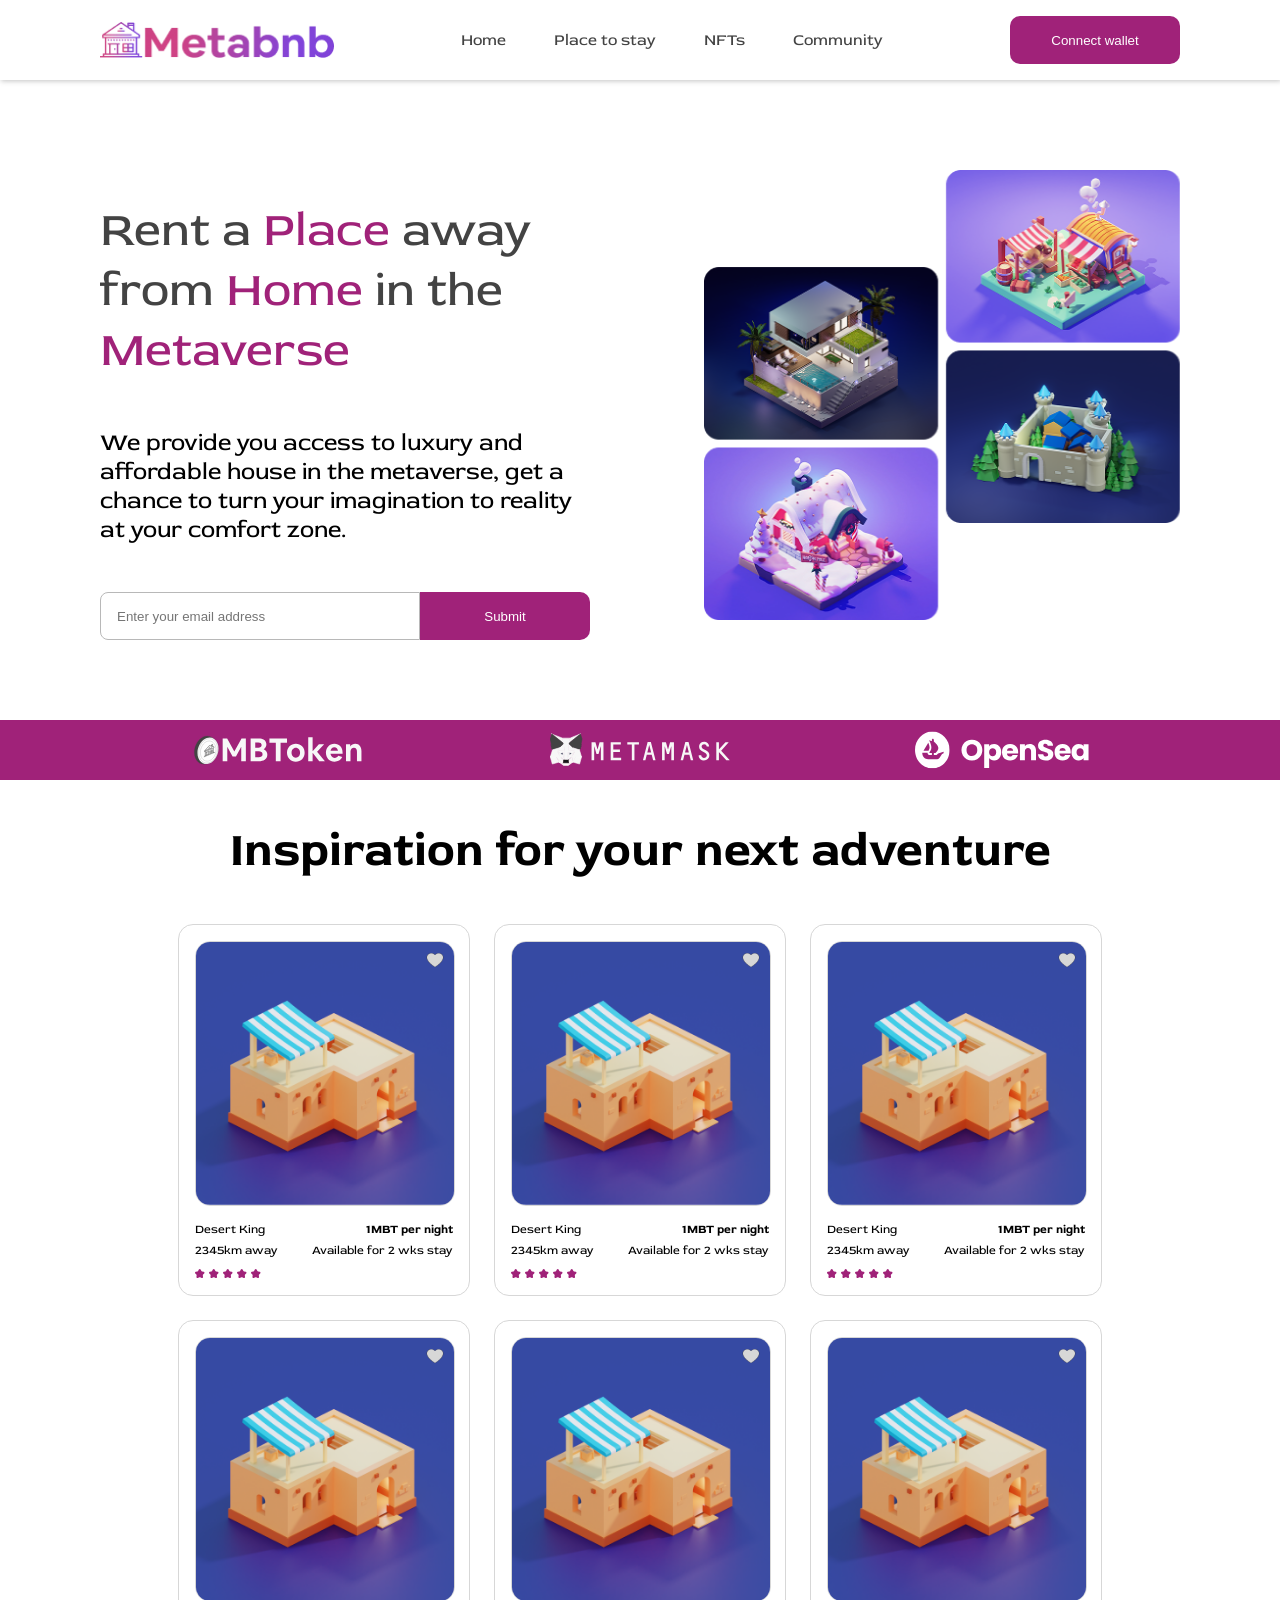
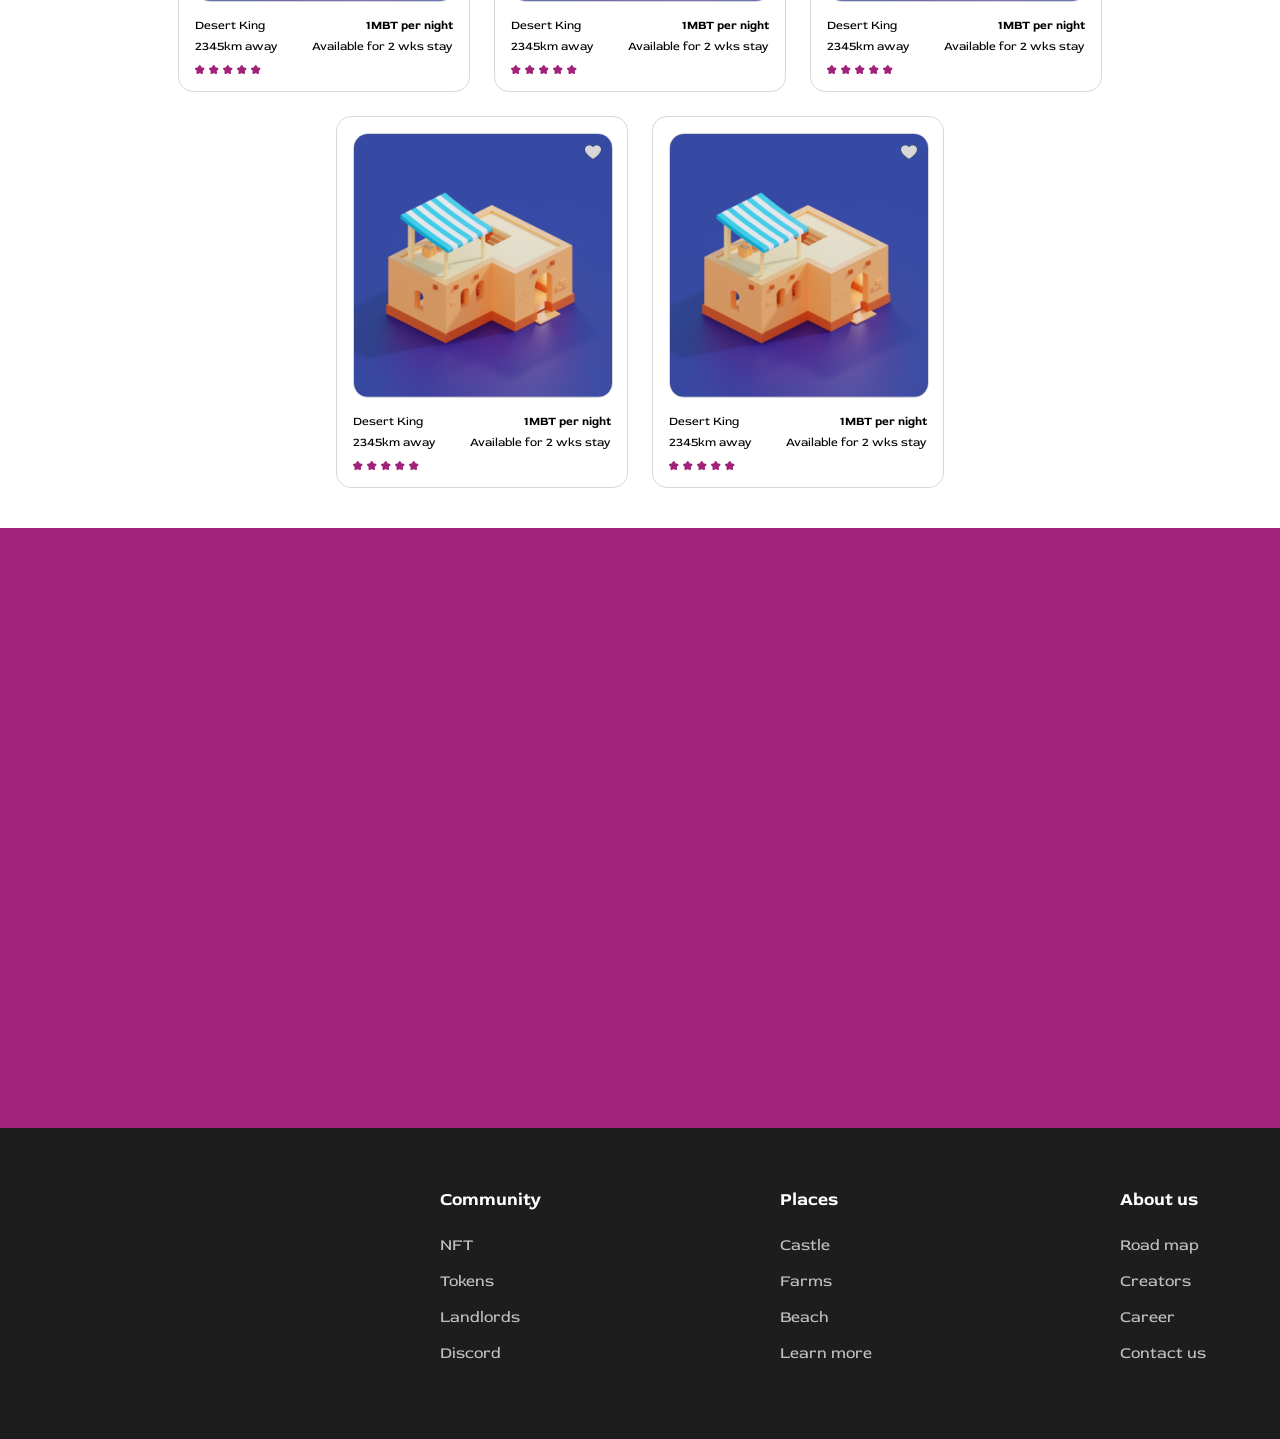
<file: index.html>
a<!doctype html>
<html lang="en">
  <head>
    <meta charset="UTF-8" />
    <meta name="viewport" content="width=device-width, initial-scale=1.0" />
    <link
      rel="icon"
      type="image/png"
      href="./assets/favicon/favicon-96x96.png"
      sizes="96x96"
    />
    <link rel="icon" type="image/svg+xml" href="./assets/favicon/favicon.svg" />
    <link rel="shortcut icon" href="./assets/favicon/favicon.ico" />
    <link
      rel="apple-touch-icon"
      sizes="180x180"
      href="./assets/favicon/apple-touch-icon.png"
    />
    <link rel="manifest" href="./assets/favicon/web-app-manifest-192x192.png" />
    <title>Meta bnb</title>
    <link href="https://unpkg.com/aos@2.3.1/dist/aos.css" rel="stylesheet" />
    <link rel="stylesheet" href="./styles.css" />
  </head>
  <body>
    <nav class="nav-wrapper">
      <a data-aos="fade-right" data-aos-duration="800" href="/">
        <img class="nav-logo-img" src="./assets/images/logo.png" alt="logo" />
      </a>

      <ul>
        <li><a href="/">Home</a></li>
        <li><a href="/places.html">Place to stay</a></li>
        <li><a href="/nft.html">NFTs</a></li>
        <li><a href="/community.html">Community</a></li>
      </ul>

      <button
        data-aos="fade-left"
        data-aos-duration="800"
        class="connect-button"
      >
        Connect wallet
      </button>
      <img
        src="./assets/images/menu-icon.png"
        alt="menu icon"
        class="nav-menu-icon"
      />
    </nav>

    <main>
      <!-- hero section -->
      <section class="hero-section">
        <div class="hero-left" data-aos="fade-right" data-aos-duration="600">
          <h1>
            Rent a <span class="purple-text">Place</span> away from
            <span class="purple-text">Home</span> in the
            <span class="purple-text">Metaverse</span>
          </h1>

          <p>
            We provide you access to luxury and affordable house in the
            metaverse, get a chance to turn your imagination to reality at your
            comfort zone.
          </p>

          <form>
            <input
              class="hero-input"
              type="email"
              placeholder="Enter your email address"
            />
            <button class="submit" type="submit">Submit</button>
          </form>
        </div>

        <div class="hero-right" data-aos="fade-left" data-aos-duration="600">
          <img src="./assets/images/hero-image.png" alt="hero image" />
        </div>
      </section>

      <!-- SECTION LOGOS -->

      <section class="section-logo">
        <img src="./assets/images/mbtokenlogo.svg" alt="" />

        <img src="./assets/images/metamasklogo.svg" alt="" />

        <img src="./assets/images/opensealogo.svg" alt="" />
      </section>

      <!-- section nft display -->

      <section class="nft-display">
        <h3>Inspiration for your next adventure</h3>
      

       
        <div class="cards-wrapper">
          <div class="nft-card">
            <div class="card-img-wrapper">
              <img
                src="./assets/images/nftimg1.png"
                alt="nft image"
                class="main-card-img"
              />
              <img
                src="./assets/images/hearticon.png"
                alt=" heart icon"
                class="heart-icon"
              />
            </div>

            <div class="first-card-text">
              <span>Desert King</span>
              <span class="nightrate">1MBT per night</span>
            </div>

            <div class="second-card-text">
              <span>2345km away</span>
              <span>Available for 2 wks stay</span>
            </div>

            <div class="ratings-wrapper">
              <img src="./assets/images/ratingsstar.svg" alt="rating star" />
              <img src="./assets/images/ratingsstar.svg" alt="rating star" />
              <img src="./assets/images/ratingsstar.svg" alt="rating star" />
              <img src="./assets/images/ratingsstar.svg" alt="rating star" />
              <img src="./assets/images/ratingsstar.svg" alt="rating star" />
            </div>
          </div>

          <div class="nft-card">
            <div class="card-img-wrapper">
              <img
                src="./assets/images/nftimg1.png"
                alt="nft image"
                class="main-card-img"
              />
              <img
                src="./assets/images/hearticon.png"
                alt=" heart icon"
                class="heart-icon"
              />
            </div>

            <div class="first-card-text">
              <span>Desert King</span>
              <span class="nightrate">1MBT per night</span>
            </div>

            <div class="second-card-text">
              <span>2345km away</span>
              <span>Available for 2 wks stay</span>
            </div>

            <div class="ratings-wrapper">
              <img src="./assets/images/ratingsstar.svg" alt="rating star" />
              <img src="./assets/images/ratingsstar.svg" alt="rating star" />
              <img src="./assets/images/ratingsstar.svg" alt="rating star" />
              <img src="./assets/images/ratingsstar.svg" alt="rating star" />
              <img src="./assets/images/ratingsstar.svg" alt="rating star" />
            </div>
          </div>

          <div class="nft-card">
            <div class="card-img-wrapper">
              <img
                src="./assets/images/nftimg1.png"
                alt="nft image"
                class="main-card-img"
              />
              <img
                src="./assets/images/hearticon.png"
                alt=" heart icon"
                class="heart-icon"
              />
            </div>

            <div class="first-card-text">
              <span>Desert King</span>
              <span class="nightrate">1MBT per night</span>
            </div>

            <div class="second-card-text">
              <span>2345km away</span>
              <span>Available for 2 wks stay</span>
            </div>

            <div class="ratings-wrapper">
              <img src="./assets/images/ratingsstar.svg" alt="rating star" />
              <img src="./assets/images/ratingsstar.svg" alt="rating star" />
              <img src="./assets/images/ratingsstar.svg" alt="rating star" />
              <img src="./assets/images/ratingsstar.svg" alt="rating star" />
              <img src="./assets/images/ratingsstar.svg" alt="rating star" />
            </div>
          </div>

          <div class="nft-card">
            <div class="card-img-wrapper">
              <img
                src="./assets/images/nftimg1.png"
                alt="nft image"
                class="main-card-img"
              />
              <img
                src="./assets/images/hearticon.png"
                alt=" heart icon"
                class="heart-icon"
              />
            </div>

            <div class="first-card-text">
              <span>Desert King</span>
              <span class="nightrate">1MBT per night</span>
            </div>

            <div class="second-card-text">
              <span>2345km away</span>
              <span>Available for 2 wks stay</span>
            </div>

            <div class="ratings-wrapper">
              <img src="./assets/images/ratingsstar.svg" alt="rating star" />
              <img src="./assets/images/ratingsstar.svg" alt="rating star" />
              <img src="./assets/images/ratingsstar.svg" alt="rating star" />
              <img src="./assets/images/ratingsstar.svg" alt="rating star" />
              <img src="./assets/images/ratingsstar.svg" alt="rating star" />
            </div>
          </div>

          <div class="nft-card">
            <div class="card-img-wrapper">
              <img
                src="./assets/images/nftimg1.png"
                alt="nft image"
                class="main-card-img"
              />
              <img
                src="./assets/images/hearticon.png"
                alt=" heart icon"
                class="heart-icon"
              />
            </div>

            <div class="first-card-text">
              <span>Desert King</span>
              <span class="nightrate">1MBT per night</span>
            </div>

            <div class="second-card-text">
              <span>2345km away</span>
              <span>Available for 2 wks stay</span>
            </div>

            <div class="ratings-wrapper">
              <img src="./assets/images/ratingsstar.svg" alt="rating star" />
              <img src="./assets/images/ratingsstar.svg" alt="rating star" />
              <img src="./assets/images/ratingsstar.svg" alt="rating star" />
              <img src="./assets/images/ratingsstar.svg" alt="rating star" />
              <img src="./assets/images/ratingsstar.svg" alt="rating star" />
            </div>
          </div>

          <div class="nft-card">
            <div class="card-img-wrapper">
              <img
                src="./assets/images/nftimg1.png"
                alt="nft image"
                class="main-card-img"
              />
              <img
                src="./assets/images/hearticon.png"
                alt=" heart icon"
                class="heart-icon"
              />
            </div>

            <div class="first-card-text">
              <span>Desert King</span>
              <span class="nightrate">1MBT per night</span>
            </div>

            <div class="second-card-text">
              <span>2345km away</span>
              <span>Available for 2 wks stay</span>
            </div>

            <div class="ratings-wrapper">
              <img src="./assets/images/ratingsstar.svg" alt="rating star" />
              <img src="./assets/images/ratingsstar.svg" alt="rating star" />
              <img src="./assets/images/ratingsstar.svg" alt="rating star" />
              <img src="./assets/images/ratingsstar.svg" alt="rating star" />
              <img src="./assets/images/ratingsstar.svg" alt="rating star" />
            </div>
          </div>

          <div class="nft-card">
            <div class="card-img-wrapper">
              <img
                src="./assets/images/nftimg1.png"
                alt="nft image"
                class="main-card-img"
              />
              <img
                src="./assets/images/hearticon.png"
                alt=" heart icon"
                class="heart-icon"
              />
            </div>

            <div class="first-card-text">
              <span>Desert King</span>
              <span class="nightrate">1MBT per night</span>
            </div>

            <div class="second-card-text">
              <span>2345km away</span>
              <span>Available for 2 wks stay</span>
            </div>

            <div class="ratings-wrapper">
              <img src="./assets/images/ratingsstar.svg" alt="rating star" />
              <img src="./assets/images/ratingsstar.svg" alt="rating star" />
              <img src="./assets/images/ratingsstar.svg" alt="rating star" />
              <img src="./assets/images/ratingsstar.svg" alt="rating star" />
              <img src="./assets/images/ratingsstar.svg" alt="rating star" />
            </div>
          </div>

          <div class="nft-card">
            <div class="card-img-wrapper">
              <img
                src="./assets/images/nftimg1.png"
                alt="nft image"
                class="main-card-img"
              />
              <img
                src="./assets/images/hearticon.png"
                alt=" heart icon"
                class="heart-icon"
              />
            </div>

            <div class="first-card-text">
              <span>Desert King</span>
              <span class="nightrate">1MBT per night</span>
            </div>

            <div class="second-card-text">
              <span>2345km away</span>
              <span>Available for 2 wks stay</span>
            </div>

            <div class="ratings-wrapper">
              <img src="./assets/images/ratingsstar.svg" alt="rating star" />
              <img src="./assets/images/ratingsstar.svg" alt="rating star" />
              <img src="./assets/images/ratingsstar.svg" alt="rating star" />
              <img src="./assets/images/ratingsstar.svg" alt="rating star" />
              <img src="./assets/images/ratingsstar.svg" alt="rating star" />
            </div>
          </div>
        </div>
      
      </section>

      <!-- section learn more -->

      <section class="learn-more-section">
        <div class="learn-more-left" data-aos="fade-right" data-aos-duration="900">
          <h3>Metabnb NFTs</h3>

          <p>
            Discover our nft gift cards collection. Loyal customers get amazing
            gift cards which are traded as nfts. These NFTs gives our customers
            access to load of our exclusive services.
          </p>

          <a href="/community.html" target="_blank">Learn more </a>
        </div>

        <div data-aos="fade-left" data-aos-duration="900" class="learn-more-right">
          <img src="./assets/images/nftcollection.png" alt="" />
        </div>
      </section>
    </main>

    <footer>
      <div data-aos="fade-right" data-aos-duration="900" class="divone">
        <a href="" target="_blank">
          <img src="./assets/images/logowhite.svg" alt="white logo" />
        </a>

        <div class="social-wrapper">
          <a href="" target="_blank">
            <img src="./assets/images/facebook.png" alt="facebook icon" />
          </a>

          <a href="" target="_blank">
            <img src="./assets/images/instagram.png" alt="facebook icon" />
          </a>

          <a href="" target="_blank">
            <img src="./assets/images/twitter.png" alt="facebook icon" />
          </a>
        </div>

        <div class="copyright-wrapper">
          <img src="./assets/images/copyright.png" alt="" />

          <span>2022 metabnb</span>
        </div>
      </div>

      <div class="divone">
        <h5>Community</h5>

        <ul>
          <li><a href="/nft.html" target="_blank">NFT</a></li>
          <li><a href="/token.html" target="_blank">Tokens</a></li>
          <li><a href="" target="_blank">Landlords</a></li>

          <li><a href="" target="_blank">Discord</a></li>
        </ul>
      </div>

      <div class="divone">
        <h5>Places</h5>

        <ul>
          <li><a href="/places.html" target="_blank">Castle</a></li>
          <li><a href="/places.html" target="_blank">Farms</a></li>
          <li><a href="/places.html" target="_blank">Beach</a></li>

          <li><a href="./community.html" target="_blank">Learn more</a></li>
        </ul>
      </div>

      <div class="divone">

        <h5>About us</h5>

        <ul>
            <li><a href="" target="_blank">Road map</a></li>
            <li><a href="" target="_blank">Creators</a></li>
            <li><a href="" target="_blank">Career</a></li>

            <li><a href="" target="_blank">Contact us</a></li>
        </ul>
      </div>
    </footer>

    <script src="https://unpkg.com/aos@2.3.1/dist/aos.js"></script>
    <script>
      AOS.init();
    </script>
  </body>
</html>
</file>
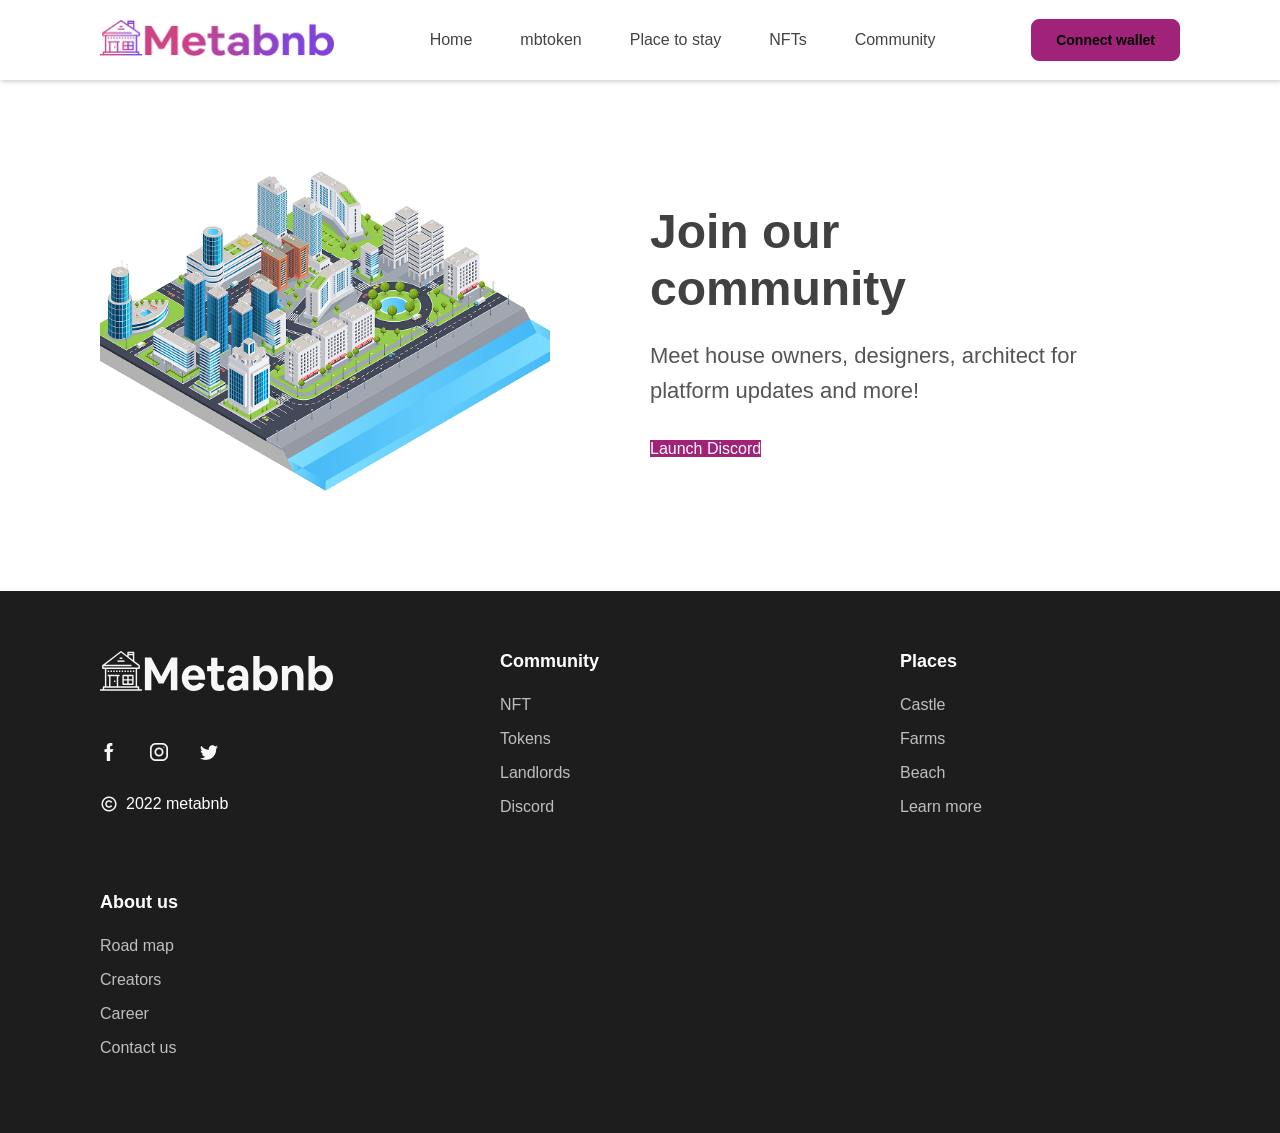
<file: community.html>
<!DOCTYPE html>
<html lang="en">
<head>
    <meta charset="UTF-8">
    <meta name="viewport" content="width=device-width, initial-scale=1.0">
    <link rel="icon" type="image/png" href="./assets/favicon/favicon-96x96.png" sizes="96x96" />
<link rel="icon" type="image/svg+xml" href="./assets/favicon/favicon.svg" />
<link rel="shortcut icon" href="./assets/favicon/favicon.ico" />
<link rel="apple-touch-icon" sizes="180x180" href="./assets/favicon/apple-touch-icon.png" />
<link rel="manifest" href="./assets/favicon/web-app-manifest-192x192.png" />
    <title>Meta bnb</title>
    <link href="https://unpkg.com/aos@2.3.1/dist/aos.css" rel="stylesheet">
    <link rel="stylesheet" href="./community.css"/>
</head>
<body>

    <nav class="nav-wrapper">
        <a data-aos="fade-right" data-aos-duration="800" href="/">
            <img class="nav-logo-img" src="./assets/images/logo.png" alt="logo"/>
        </a>

        <ul>
            <li><a href="/">Home</a></li>
              <li><a href="/mbtoken.html">mbtoken</a></li>
            <li><a href="/places.html">Place to stay</a></li>
            <li><a href="/nft.html">NFTs</a></li>
            <li><a href="/community.html">Community</a></li>
        </ul>

        <button data-aos="fade-left" data-aos-duration="800"  class="connect-button">
            Connect wallet
        </button>
       

    </nav>

  


  <!-- HERO SECTION -->
  <section class="hero">  
    <div class="hero-image">
      <img src="./assets/images/Frame 59533.png" alt="crypto illustration"> 
    </div>
    <div class="hero-text">
      <h1>Join our community</h1>
      <p>Meet house owners, designers, architect for platform updates and more!</p>
      <a href="#" class="btn btn-purple">
        Launch Discord
      </a>
    </div>
  </section>

  <footer>
      <div class="divone">
        <a href="" target="_blank">
          <img src="./assets/images/logowhite.svg" alt="white logo" />
        </a>

        <div class="social-wrapper">
          <a href="" target="_blank">
            <img src="./assets/images/facebook.png" alt="facebook icon" />
          </a>

          <a href="" target="_blank">
            <img src="./assets/images/instagram.png" alt="facebook icon" />
          </a>

          <a href="" target="_blank">
            <img src="./assets/images/twitter.png" alt="facebook icon" />
          </a>
        </div>

        <div class="copyright-wrapper">
          <img src="./assets/images/copyright.png" alt="" />

          <span>2022 metabnb</span>
        </div>
      </div>

      <div class="divone">
        <h5>Community</h5>

        <ul>
          <li><a href="/nft.html" target="_blank">NFT</a></li>
          <li><a href="/token.html" target="_blank">Tokens</a></li>
          <li><a href="" target="_blank">Landlords</a></li>

          <li><a href="" target="_blank">Discord</a></li>
        </ul>
      </div>

      <div class="divone">
        <h5>Places</h5>

        <ul>
          <li><a href="/places.html" target="_blank">Castle</a></li>
          <li><a href="/places.html" target="_blank">Farms</a></li>
          <li><a href="/places.html" target="_blank">Beach</a></li>

          <li><a href="./community.html" target="_blank">Learn more</a></li>
        </ul>
      </div>

      <div class="divone">

        <h5>About us</h5>

        <ul>
            <li><a href="" target="_blank">Road map</a></li>
            <li><a href="" target="_blank">Creators</a></li>
            <li><a href="" target="_blank">Career</a></li>

            <li><a href="" target="_blank">Contact us</a></li>
        </ul>
      </div>
    </footer>

    

<script src="https://unpkg.com/aos@2.3.1/dist/aos.js"></script>
    <script>
  AOS.init();
</script
</body>
</html>
</file>
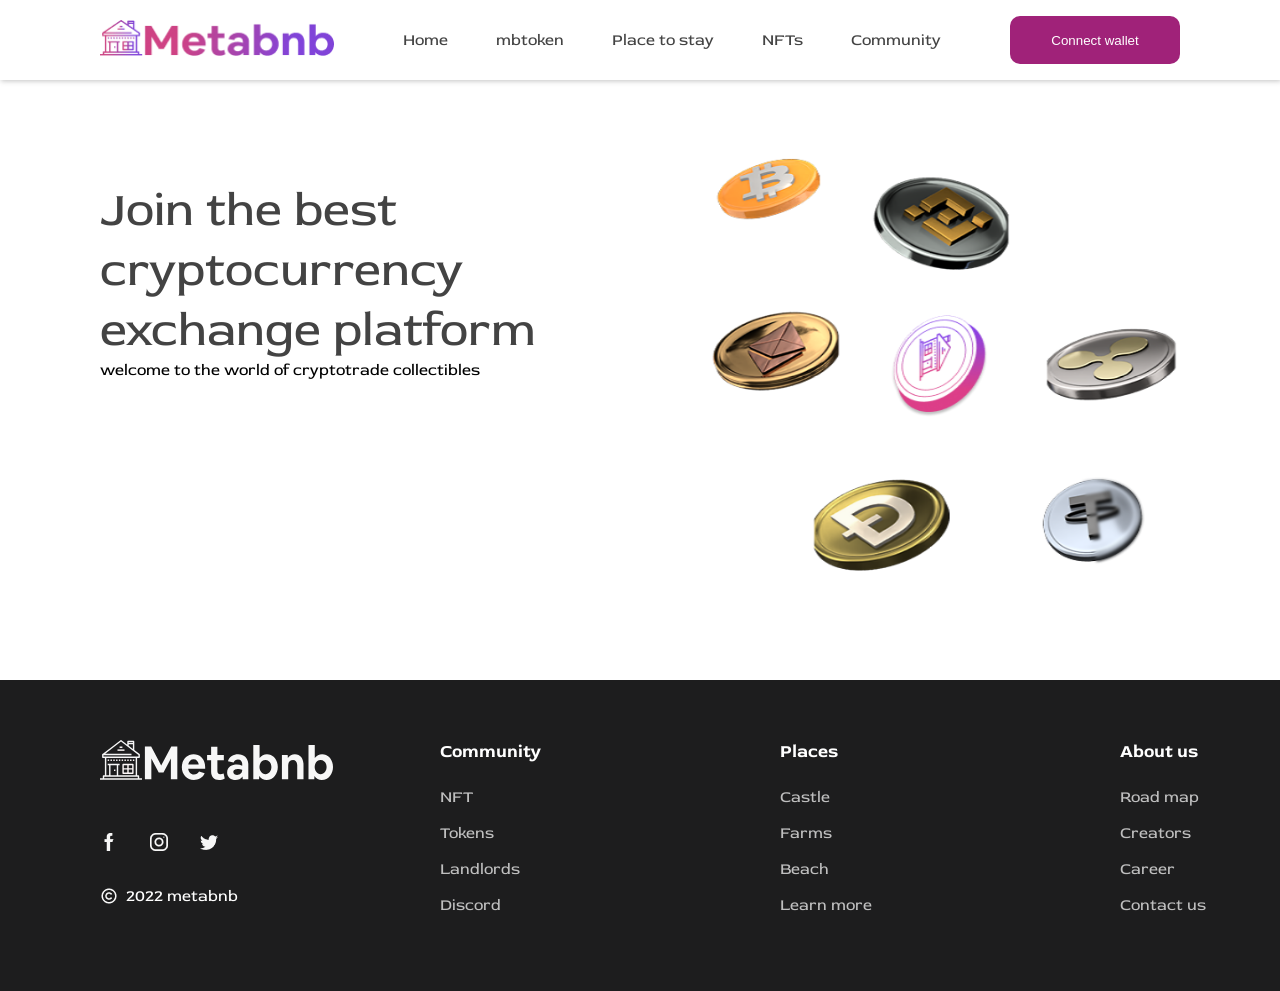
<file: mbtoken.html>
<!DOCTYPE html>
<html lang="en">
<head>
    <meta charset="UTF-8">
    <meta name="viewport" content="width=device-width, initial-scale=1.0">
    <link rel="icon" type="image/png" href="./assets/favicon/favicon-96x96.png" sizes="96x96" />
<link rel="icon" type="image/svg+xml" href="./assets/favicon/favicon.svg" />
<link rel="shortcut icon" href="./assets/favicon/favicon.ico" />
<link rel="apple-touch-icon" sizes="180x180" href="./assets/favicon/apple-touch-icon.png" />
<link rel="manifest" href="./assets/favicon/web-app-manifest-192x192.png" />
    <title>Meta bnb</title>
    <link href="https://unpkg.com/aos@2.3.1/dist/aos.css" rel="stylesheet">
    <link rel="stylesheet" href="./styles.css"
</head>
<body>


    <nav class="nav-wrapper">
        <a data-aos="fade-right" data-aos-duration="800" href="/">
            <img class="nav-logo-img" src="./assets/images/logo.png" alt="logo"/>
        </a>

        <ul>
            <li><a href="/">Home</a></li>
              <li><a href="/mbtoken.html">mbtoken</a></li>
            <li><a href="/places.html">Place to stay</a></li>
            <li><a href="/nft.html">NFTs</a></li>
            <li><a href="/community.html">Community</a></li>
        </ul>

        <button data-aos="fade-left" data-aos-duration="800"  class="connect-button">
            Connect wallet
        </button>
        <img src="./assets/images/DAN.png"    alt="menu icon" class="nav-menu-icon"/>

    </nav>


    <!-- hero section -->
    <section class="hero-section">
        <div class="hero-left">
              
                
                <h1>Join the best cryptocurrency exchange platform </h1>
                <p1> welcome to the world of cryptotrade collectibles</p1>


            
        </div>

        <div class="hero-right">
            <img src="./assets/images/DAN.png" alt="hero image"/>
        </div>

    </section>

        <footer>
      <div class="divone">
        <a href="" target="_blank">
          <img src="./assets/images/logowhite.svg" alt="white logo" />
        </a>

        <div class="social-wrapper">
          <a href="" target="_blank">
            <img src="./assets/images/facebook.png" alt="facebook icon" />
          </a>

          <a href="" target="_blank">
            <img src="./assets/images/instagram.png" alt="facebook icon" />
          </a>

          <a href="" target="_blank">
            <img src="./assets/images/twitter.png" alt="facebook icon" />
          </a>
        </div>

        <div class="copyright-wrapper">
          <img src="./assets/images/copyright.png" alt="" />

          <span>2022 metabnb</span>
        </div>
      </div>

      <div class="divone">
        <h5>Community</h5>

        <ul>
          <li><a href="/nft.html" target="_blank">NFT</a></li>
          <li><a href="/token.html" target="_blank">Tokens</a></li>
          <li><a href="" target="_blank">Landlords</a></li>

          <li><a href="" target="_blank">Discord</a></li>
        </ul>
      </div>

      <div class="divone">
        <h5>Places</h5>

        <ul>
          <li><a href="/places.html" target="_blank">Castle</a></li>
          <li><a href="/places.html" target="_blank">Farms</a></li>
          <li><a href="/places.html" target="_blank">Beach</a></li>

          <li><a href="./community.html" target="_blank">Learn more</a></li>
        </ul>
      </div>

      <div class="divone">

        <h5>About us</h5>

        <ul>
            <li><a href="" target="_blank">Road map</a></li>
            <li><a href="" target="_blank">Creators</a></li>
            <li><a href="" target="_blank">Career</a></li>

            <li><a href="" target="_blank">Contact us</a></li>
        </ul>
      </div>
    </footer>

    


       

    </section>
    <script src="https://unpkg.com/aos@2.3.1/dist/aos.js"></script>
    <script>
  AOS.init();
</script>
</body>
</html>
</file>
<file: styles.css>
@import url('https://fonts.googleapis.com/css2?family=Red+Rose:wght@300..700&display=swap');

*{

    margin: 0;
    padding: 0;
    box-sizing: border-box;
    scroll-behavior: smooth;
}

body{
    overflow-x: hidden;
     font-family: "Red Rose", serif;
     font-weight: 400;
}

/* nav styling */

.nav-wrapper{
    padding: 40px 100px;
    display: flex;
    justify-content: space-between;
    align-items: center;
    position: fixed;
    top: 0;
    right: 0;
    left: 0;
    background:#ffffff ;
    width: 100%;
    box-shadow: 1px 1px 5px rgba(128, 128, 128, 0.479);
    height: 60px;
    z-index: 999;
}
.nav-logo-img{
    width: 234px;
    height: 36px;
}

nav ul{
    display: flex;
    gap: 48px;
}

nav li{
    list-style: none;
}

nav li a{
    text-decoration: none;
    color: #434343;
    cursor: pointer;
    transition: all 0.6s ease;
}
nav li a:hover{
    color: #a02279;
    border-bottom: 1px solid #a02279;
}

nav button{
    width: 170px;
    height: 48px;
    border-radius: 10px;
    display: flex;
    align-items: center;
    justify-content: center;
    background: #a02279;
    color: white;
    border: none;
    cursor: pointer;
    transition: all 0.6s ease;
}
nav button:hover{
    background: none;
    border: 1px solid #a02279;
    color: #a02279;

}

/* hero section */

.hero-section{
    padding: 80px 100px;
    display: flex;
    gap: 100px;
    margin-top: 70px;
}


.hero-left{
    flex: 1;
}
.hero-left h1{
    color: #434343;
    font-size: 3rem;
    font-weight: 400;
    margin-top: 30px;
}
.hero-left p{
    margin-bottom: 48px;
    margin-top: 48px;
    font-size: 24px;
    font-weight: 400;
}
.purple-text{
    color: #a02279;
}
.hero-input{
    flex-grow: 1;
    padding-left: 16px;
    padding-right: 16px;
    border-top-left-radius: 8px;
    border-bottom-left-radius: 8px;
    border: 1px solid #b8b8b8;
}
.submit{
      width: 170px;
    height: 48px;
    border-top-right-radius: 10px;
    border-bottom-right-radius: 10px;
    display: flex;
    align-items: center;
    justify-content: center;
    background: #a02279;
    color: white;
    border: none;
    cursor: pointer;
    transition: all 0.6s ease;
}
.hero-left form{
    display: flex;
}
.submit:hover{
     background: none;
    border: 1px solid #a02279;
    color: #a02279;   
}

.hero-right{
    flex: 1;
    display: flex;
    justify-content: end;
}
.hero-right img{
   width: 476px;
   height: 450px;
   animation-name: swingAnimation;
  animation-duration: 6.1s;
  animation-timing-function: ease;
  animation-iteration-count: infinite;
  animation-direction: normal;
  animation-fill-mode: both;
}
.nav-menu-icon{
    display: none;
}


/* section logos */

.section-logo{
    background: #a02279;
    padding-top: 10px;
    padding-bottom: 10px;
    display: flex;
    justify-content: space-evenly;
}
.section-logo img{
    width: 180px;
    height: 40px;
}

/* section nft displays */

.nft-display{
    padding: 40px 100px;
}
.nft-display h3{
    font-size: 3rem;
    font-weight: 700;
    text-align: center;
    margin-bottom: 44px;
}

.nft-card{
    width: 292px;
    height: 372px;
    border-radius: 15px;
    border: 1px solid #d7d7d7;
    overflow: hidden;
    padding: 16px;

}
.main-card-img{
    width: 260px;
    height: 265px;
    border-radius: 15px;
    border: 1px solid #d7d7d7;
    object-fit: cover;
}
.card-img-wrapper{
    width: 260px;
    height: 265px;
    position: relative;
}
.heart-icon{
    position: absolute;
    right: 10px;
    top: 10px;
    width: 20px;
    height: 18px;
}
.first-card-text{
    display: flex;
    justify-content: space-between;
    margin-top: 16px;
    margin-bottom: 6px;
}
.first-card-text span{
    font-size: 12px;
    font-weight: 400;
}
.first-card-text .nightrate{
    font-weight: 700;
}

.second-card-text{
    display: flex;
    justify-content: space-between;
    margin-bottom: 6px;
   
}
.second-card-text span{
    font-size: 12px;
    font-weight: 400;
}
.cards-wrapper{
    display: flex;
    gap: 24px;
    flex-wrap: wrap;
    justify-content: center;
}


/* section learn more */

.learn-more-section{
    background: #a02279;
    color: white;
    padding: 100px;
    display: flex;
    gap: 122px;
}

.learn-more-left{
    flex: 1;
    display: flex;
    flex-direction: column;
    justify-content: center;
}
.learn-more-left h3{
    font-size: 3rem;
    font-weight: 700;
    margin-bottom: 36px;
}
.learn-more-left p{
    font-size: 18px;
    font-weight: 400;
    margin-bottom: 58px;
}
.learn-more-left a{
    background: white;
    color: #a02279;
    width: 156px;
    height: 48px;
    display: flex;
    align-items: center;
    justify-content: center;
    border-radius: 8px;
    cursor: pointer;
    transition: all 0.6s ease;
    text-decoration: none;
    border: 1px solid white;
}


.learn-more-left a:hover{
    border: 1px solid white;
    color: white;
    background: #a02279;
}



.learn-more-right{
    flex: 1;
}
.learn-more-right img{
    width: 100%;
    height: 400px ;
}

/* footer */

footer{
    background: #1d1d1e;
    color: white;
    display: flex;
    
    padding:60px 100px;
    gap: 60px;
    justify-content: space-between;
}
.social-wrapper{
    margin-top: 48px;
    margin-bottom: 30px;
    display: flex;
    gap: 32px;
}
.copyright-wrapper{
    display: flex;
    align-items: center;
    gap: 8px;
}
.divone{
    min-width: 280px;
}
.divone h5{
    font-size: 18px;
    margin-bottom:24px;
    font-weight: 700;
}

.divone li{
    list-style: none;
     margin-bottom: 16px;
      font-weight: 400;
}
.divone li a{
    color: rgba(255, 255, 255, 0.719);
    text-decoration: none; 
    transition: all 0.6s ease;
    cursor: pointer;
}
.divone li a:hover{
    color: #a02279;

}



@media screen and (max-width: 1025px) {
  .nav-wrapper{
    padding: 40px 60px;
  }
  .hero-section{
    padding-left: 60px;
    padding-right: 60px;
    gap: 60px;
  }
  footer{
    flex-wrap: wrap;
  }
    
}
@media screen and (max-width: 769px) {
    .nav-wrapper ul{
        display: none;
    }

    .connect-button{
        display: none;
    }
    .nav-menu-icon{
        display: block;
    }
    .hero-section{
        flex-direction: column-reverse;
    }
    .hero-right{
        justify-content: center;
    }
    .nft-display{
        padding: 40px;
    }
    .learn-more-section{
        flex-direction: column-reverse;
        gap: 60px;
    }
    footer{
        padding: 60px;
    }
}
@media screen and (max-width: 640px) {
    .nav-wrapper{
        padding: 20px;
    }
    .nav-logo-img{
        width: 120px;
        height: 24px;
    }
    .nav-menu-icon{
        width: 32px;
        height: 32px;
    }
    .hero-right img{
        width: 90%;
        height: 50vh;
    }
    .hero-section{
        padding: 40px 20px;
    }
    .section-logo{
        flex-direction: column;
    }
    .hero-left h1{
        font-size: 2.5rem;
    }
    .nft-display h3 {
        font-size: 2.5rem;
    }
    .hero-left p{
        margin-top: 24px;
        margin-bottom: 24px;
    }
    .section-logo{
        align-items: center;
        gap: 20px;
        padding-top:30px ;
        padding-bottom: 30px;
    }
    .learn-more-section{
        padding: 40px 20px;
    }
    footer{
        padding: 60px 20px;
    }
    .learn-more-right img{
        width: 80%;
       
    }
    .nft-card{
        width: 100%;
    }
    .card-img-wrapper{
        width: 100%;
    }
    .main-card-img{
        width: 100%;
    }

    /* .parent-of-card-wrapper{
        width: 100%;
        overflow-x: scroll;
    }
     .cards-wrapper{
        flex-wrap: nowrap;
      
        width: fit-content;
          overflow-x: scroll;
     } */
}
@media screen and (max-width: 325px) {

    .card-img-wrapper{
        width: 100%;
    }
    .main-card-img{
        width: 100%;
    }
    .nft-card{
        width: 100%;
    }
    .second-card-text span {
        font-size: 10px;
    }
    
}




@keyframes swingAnimation {
  0% { transform: rotate(0deg); }
  20% { transform: rotate(15deg); }
  40% { transform: rotate(-10deg); }
  60% { transform: rotate(5deg); }
  80% { transform: rotate(-5deg); }
  100% { transform: rotate(0deg); }
}
</file>
<file: community.css>
* {
    margin: 0;
    padding: 0;
    box-sizing: border-box;
    scroll-behavior: smooth;
    font-family: 'Inter', sans-serif;
}

body {
    background: #fff;
    color: #333;
}

a {
    text-decoration: none;
    color: inherit;
}

/* BUTTONS - WHITE HOVER, NO ANIMATION */
.connect-button{
    padding: 12px 24px;
    border-radius: 8px;
    font-weight: 600;
    font-size: 14px;
    display: inline-flex;
    align-items: center;
    gap: 8px;
    border: 1px solid #A02279;
   background-color: #A02279;
}

.btn-purple {
    background: #A02279;
    color: white;
}

.btn-purple:hover {
    background: white;
    color: #A02279;
}

/* HEADER */
.navbar {
    display: flex;
    justify-content: space-between;
    align-items: center;
    padding: 24px 5%;
    max-width: 1200px;
    margin: 0 auto;
}

.nav-links {
    display: flex;
    gap: 32px;
}

.nav-links a {
    font-size: 15px;
    font-weight: 500;
    padding: 6px 10px;
    border-radius: 6px;
}

.nav-links a:hover {
    background: white;
    color: #A02279;
    border: 1px solid #A02279;
}

.logo img {
    height: 32px;
    
}


/* nav styling */

.nav-wrapper{
    padding: 40px 100px;
    display: flex;
    justify-content: space-between;
    align-items: center;
    position: fixed;
    top: 0;
    right: 0;
    left: 0;
    background:#ffffff ;
    width: 100%;
    box-shadow: 1px 1px 5px rgba(128, 128, 128, 0.479);
    height: 60px;
}
.nav-logo-img{
    width: 234px;
    height: 36px;
}

nav ul{
    display: flex;
    gap: 48px;
}

nav li{
    list-style: none;
}

nav li a{
    text-decoration: none;
    color: #434343;
    cursor: pointer;
    transition: all 0.6s ease;
}
nav li a:hover{
    color: #a02279;
    border-bottom: 1px solid #a02279;
}

/* HERO */
.hero {
    display: flex;
    align-items: center;
    justify-content: space-between;
    padding: 80px 100px;
    max-width: 1200px;
    margin-top: 70px;
    gap: 100px;
    
}

.hero-right{
    flex: 1;
}


.hero-right{
    flex: 1;
}
.hero-right h1{
    color: #434343;
    font-size: 3rem;
    font-weight: 400;
    margin-top: 30px;
}
.hero-right p{
    margin-bottom: 48px;
    margin-top: 48px;
    font-size: 24px;
    font-weight: 400;
}
.purple-text{
    color: #a02279;
}
.hero-input{
    flex-grow: 1;
    padding-left: 16px;
    padding-right: 16px;
    border-top-left-radius: 8px;
    border-bottom-left-radius: 8px;
    border: 1px solid #b8b8b8;
}

.hero-text{
    flex: 1;
    justify-content: end;
    align-content: end;
}

.hero-text h1 {
    font-size: 3rem;
    font-weight: 700;
    margin-bottom: 20px;
    line-height: 1.2;
}

.hero-text p {
    font-size: 22px;
    color: #555;
    margin-bottom: 32px;
    line-height: 1.6;
}



.hero-image {
    flex: 1;
}




.hero-image img {
    width: 100%;
    height: auto;
    display: block;


}


/* footer */

footer{
    background: #1d1d1e;
    color: white;
    display: flex;
    flex-wrap: wrap;
    padding:60px 100px;
    gap: 60px;
    justify-content: space-between;
}
.social-wrapper{
    margin-top: 48px;
    margin-bottom: 30px;
    display: flex;
    gap: 32px;
}
.copyright-wrapper{
    display: flex;
    align-items: center;
    gap: 8px;
}
.divone{
    min-width: 280px;
}
.divone h5{
    font-size: 18px;
    margin-bottom:24px;
    font-weight: 700;
}

.divone li{
    list-style: none;
     margin-bottom: 16px;
      font-weight: 400;
}
.divone li a{
    color: rgba(255, 255, 255, 0.719);
    text-decoration: none; 
    transition: all 0.6s ease;
    cursor: pointer;
}
.divone li a:hover{
    color: #a02279;

}




  
    

/* RESPONSIVE */
@media (max-width: 900px) {
    .hero {
        flex-direction: column;
        text-align: center;
        padding: 60px 5%;
        gap: 40px;
    }
    .hero-text h1 {
        font-size: 36px;
    }
    .nav-links {
        display: none;
    }
}





TOKEN

/* =========================
   RESET
========================= */

* {
    margin: 0;
    padding: 0;
    box-sizing: border-box;
}


body {
    margin: 0;

    background: #ffffff;

    color: #414141;

    font-family: Arial, Helvetica, sans-serif;

    overflow-x: hidden;
}



/* =========================
   NAVBAR
========================= */

/* nav styling */

.nav-wrapper{
    padding: 40px 100px;
    display: flex;
    justify-content: space-between;
    align-items: center;
    position: fixed;
    top: 0;
    right: 0;
    left: 0;
    background:#ffffff ;
    width: 100%;
    box-shadow: 1px 1px 5px rgba(128, 128, 128, 0.479);
    height: 60px;
}
</file>
